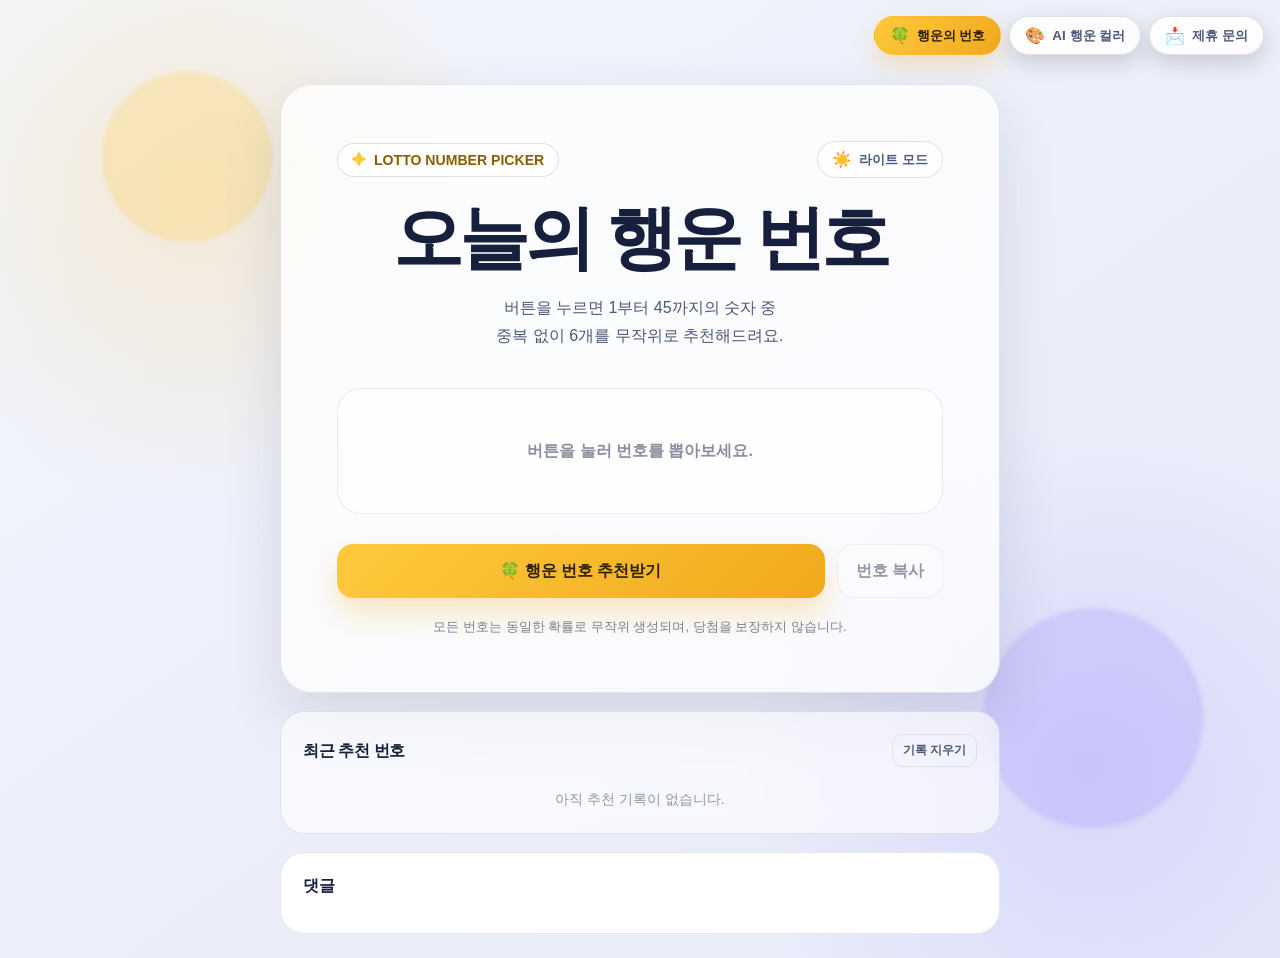
<file: index.html>
<!DOCTYPE html>
<html lang="ko">
<head>
  <meta charset="UTF-8" />
  <meta name="viewport" content="width=device-width, initial-scale=1.0" />
  <meta name="description" content="버튼을 눌러 로또 번호를 무작위로 추천받는 웹사이트" />
  <meta name="color-scheme" content="dark light" />
  <link rel="canonical" href="https://nyhouse0223.github.io/product-builder-lecture/" />
  <title>행운의 로또 번호 추천</title>

  <script>
    // 첫 페인트 전에 테마를 결정해 화면 깜빡임을 막는다.
    (function () {
      let storedTheme = null;

      try {
        storedTheme = localStorage.getItem("theme");
      } catch (error) {
        storedTheme = null;
      }

      const prefersLight = window.matchMedia("(prefers-color-scheme: light)").matches;
      document.documentElement.dataset.theme = storedTheme || (prefersLight ? "light" : "dark");
    })();
  </script>

  <style>
    :root {
      --bg-start: #10172a;
      --bg-end: #251447;
      --glow-warm: rgba(255, 209, 102, 0.14);
      --glow-cool: rgba(106, 95, 255, 0.22);
      --shape-warm: #ffd166;
      --shape-cool: #7c6cff;
      --shape-opacity: 0.28;
      --card: rgba(255, 255, 255, 0.1);
      --card-border: rgba(255, 255, 255, 0.16);
      --surface-soft: rgba(255, 255, 255, 0.07);
      --surface-sunken: rgba(8, 11, 28, 0.26);
      --surface-row: rgba(3, 6, 18, 0.23);
      --border-soft: rgba(255, 255, 255, 0.12);
      --border-strong: rgba(255, 255, 255, 0.16);
      --text: #ffffff;
      --subtext: #cfd4e4;
      --strong: #ffffff;
      --muted: rgba(255, 255, 255, 0.5);
      --faint: rgba(255, 255, 255, 0.44);
      --placeholder: rgba(255, 255, 255, 0.58);
      --badge-text: #fff4c8;
      --primary: #ffd166;
      --primary-dark: #f5b942;
      --primary-glow: rgba(245, 185, 66, 0.24);
      --toast-bg: rgba(8, 10, 23, 0.9);
      --toast-text: #ffffff;
      --nav-bg: rgba(22, 30, 52, 0.82);
      --danger: #ff9a9a;
      --shadow: 0 28px 80px rgba(0, 0, 0, 0.3);
      /* Disqus는 부모 배경색을 샘플링해 자체 테마를 정하므로 반투명이 아닌 불투명 색을 쓴다. */
      --comments-bg: #161d33;
    }

    :root[data-theme="light"] {
      --bg-start: #f3f6fd;
      --bg-end: #e6e9f8;
      --glow-warm: rgba(255, 193, 61, 0.2);
      --glow-cool: rgba(124, 108, 255, 0.16);
      --shape-warm: #ffcf5c;
      --shape-cool: #a89bff;
      --shape-opacity: 0.3;
      --card: rgba(255, 255, 255, 0.74);
      --card-border: rgba(23, 32, 62, 0.1);
      --surface-soft: rgba(255, 255, 255, 0.62);
      --surface-sunken: rgba(255, 255, 255, 0.66);
      --surface-row: rgba(255, 255, 255, 0.72);
      --border-soft: rgba(23, 32, 62, 0.09);
      --border-strong: rgba(23, 32, 62, 0.13);
      --text: #16203c;
      --subtext: #4d5878;
      --strong: #16203c;
      --muted: rgba(22, 32, 60, 0.55);
      --faint: rgba(22, 32, 60, 0.45);
      --placeholder: rgba(22, 32, 60, 0.5);
      --badge-text: #8a5d00;
      --primary: #ffc93d;
      --primary-dark: #f0a91c;
      --primary-glow: rgba(240, 169, 28, 0.28);
      --toast-bg: rgba(22, 32, 60, 0.92);
      --toast-text: #ffffff;
      --nav-bg: rgba(255, 255, 255, 0.86);
      --danger: #b3352f;
      --shadow: 0 24px 60px rgba(23, 32, 62, 0.12);
      --comments-bg: #ffffff;
    }

    * { box-sizing: border-box; }

    body {
      min-height: 100vh;
      margin: 0;
      display: grid;
      place-items: center;
      /* 상단 여백은 고정 네비게이션 바가 콘텐츠를 가리지 않도록 확보한다. */
      padding: 84px 24px 24px;
      color: var(--text);
      background:
        radial-gradient(circle at 15% 20%, var(--glow-warm), transparent 24%),
        radial-gradient(circle at 85% 80%, var(--glow-cool), transparent 26%),
        linear-gradient(145deg, var(--bg-start), var(--bg-end));
      font-family: Pretendard, "Noto Sans KR", "Apple SD Gothic Neo", -apple-system, BlinkMacSystemFont, "Segoe UI", sans-serif;
      overflow-x: hidden;
      transition: color 0.3s ease;
    }

    .background-shape {
      position: fixed;
      border-radius: 50%;
      filter: blur(2px);
      opacity: var(--shape-opacity);
      pointer-events: none;
      animation: float 7s ease-in-out infinite;
    }

    .shape-one {
      width: 170px;
      height: 170px;
      top: 8%;
      left: 8%;
      background: var(--shape-warm);
    }

    .shape-two {
      width: 220px;
      height: 220px;
      right: 6%;
      bottom: 8%;
      background: var(--shape-cool);
      animation-delay: -2.5s;
    }

    @keyframes float {
      0%, 100% { transform: translateY(0) rotate(0deg); }
      50% { transform: translateY(-18px) rotate(7deg); }
    }

    .container {
      width: min(100%, 720px);
      position: relative;
      z-index: 1;
    }

    .lotto-card {
      padding: clamp(28px, 6vw, 56px);
      border: 1px solid var(--card-border);
      border-radius: 32px;
      background: var(--card);
      box-shadow: var(--shadow);
      backdrop-filter: blur(18px);
      text-align: center;
      transition: background 0.3s ease, border-color 0.3s ease;
    }

    .card-header {
      display: flex;
      flex-wrap: wrap;
      align-items: center;
      justify-content: space-between;
      gap: 12px;
      margin-bottom: 22px;
    }

    .badge {
      display: inline-flex;
      align-items: center;
      gap: 8px;
      padding: 8px 14px;
      border: 1px solid var(--border-strong);
      border-radius: 999px;
      color: var(--badge-text);
      background: var(--surface-soft);
      font-size: 0.88rem;
      font-weight: 800;
    }

    .sparkle { color: var(--primary); }

    /* 스크롤과 무관하게 화면 우측 상단에 계속 떠 있는 메뉴 */
    .top-nav {
      position: fixed;
      top: 16px;
      right: 16px;
      z-index: 20;
      display: flex;
      flex-wrap: wrap;
      justify-content: flex-end;
      gap: 8px;
    }

    .nav-button {
      display: inline-flex;
      align-items: center;
      gap: 7px;
      min-height: auto;
      padding: 9px 15px;
      color: var(--subtext);
      border: 1px solid var(--border-strong);
      border-radius: 999px;
      background: var(--nav-bg);
      box-shadow: 0 8px 22px rgba(0, 0, 0, 0.16);
      backdrop-filter: blur(14px);
      font: inherit;
      font-size: 0.84rem;
      font-weight: 800;
      text-decoration: none;
      white-space: nowrap;
      cursor: pointer;
      transition: transform 0.18s ease, color 0.18s ease, background 0.3s ease, border-color 0.3s ease;
    }

    .nav-button:hover {
      transform: translateY(-2px);
      color: var(--strong);
    }

    .nav-button:active { transform: translateY(0); }

    .nav-button[aria-current="page"] {
      color: #2e2100;
      border-color: transparent;
      background: linear-gradient(135deg, var(--primary), var(--primary-dark));
      box-shadow: 0 10px 24px var(--primary-glow);
    }

    .nav-button[aria-current="page"]:hover { color: #2e2100; }

    .nav-icon { font-size: 1rem; }

    .theme-toggle {
      display: inline-flex;
      align-items: center;
      gap: 7px;
      min-height: auto;
      padding: 8px 14px;
      color: var(--subtext);
      border: 1px solid var(--border-strong);
      border-radius: 999px;
      background: var(--surface-soft);
      font-size: 0.84rem;
      font-weight: 800;
    }

    .theme-icon { font-size: 1rem; }

    h1 {
      margin: 0;
      font-size: clamp(2.2rem, 7vw, 4.4rem);
      line-height: 1.08;
      letter-spacing: -0.055em;
    }

    .description {
      max-width: 540px;
      margin: 18px auto 0;
      color: var(--subtext);
      font-size: 1rem;
      line-height: 1.75;
      word-break: keep-all;
    }

    .number-area {
      min-height: 126px;
      display: flex;
      align-items: center;
      justify-content: center;
      margin: 38px 0 30px;
      padding: 24px;
      border: 1px solid var(--border-soft);
      border-radius: 24px;
      background: var(--surface-sunken);
      transition: background 0.3s ease, border-color 0.3s ease;
    }

    .numbers {
      display: flex;
      flex-wrap: wrap;
      justify-content: center;
      gap: 13px;
    }

    .ball {
      width: clamp(54px, 11vw, 68px);
      height: clamp(54px, 11vw, 68px);
      display: grid;
      place-items: center;
      border-radius: 50%;
      color: #fff;
      font-size: clamp(1.15rem, 4vw, 1.45rem);
      font-weight: 900;
      box-shadow: inset 0 -5px 12px rgba(0, 0, 0, 0.16), 0 10px 18px rgba(0, 0, 0, 0.2);
      transform: scale(0);
      animation: pop 0.42s cubic-bezier(.2, .85, .32, 1.35) forwards;
    }

    @keyframes pop { to { transform: scale(1); } }

    .placeholder {
      color: var(--placeholder);
      font-weight: 700;
    }

    .controls {
      display: grid;
      grid-template-columns: 1fr auto;
      gap: 12px;
    }

    button {
      min-height: 54px;
      border: 0;
      border-radius: 16px;
      font: inherit;
      font-weight: 900;
      cursor: pointer;
      transition: transform 0.18s ease, box-shadow 0.18s ease, background 0.18s ease, color 0.3s ease, border-color 0.3s ease;
    }

    button:hover { transform: translateY(-2px); }
    button:active { transform: translateY(0); }

    .generate-button {
      padding: 0 24px;
      color: #2e2100;
      background: linear-gradient(135deg, var(--primary), var(--primary-dark));
      box-shadow: 0 15px 30px var(--primary-glow);
    }

    .copy-button {
      min-width: 106px;
      padding: 0 18px;
      color: var(--strong);
      border: 1px solid var(--border-strong);
      background: var(--surface-soft);
    }

    .copy-button:disabled {
      opacity: 0.45;
      cursor: not-allowed;
      transform: none;
    }

    .notice {
      margin: 20px 0 0;
      color: var(--muted);
      font-size: 0.82rem;
    }

    .history {
      margin-top: 18px;
      padding: 22px;
      border: 1px solid var(--card-border);
      border-radius: 24px;
      background: var(--surface-soft);
      backdrop-filter: blur(14px);
      transition: background 0.3s ease, border-color 0.3s ease;
    }

    .history-header {
      display: flex;
      align-items: center;
      justify-content: space-between;
      gap: 16px;
      margin-bottom: 14px;
    }

    .history h2 {
      margin: 0;
      font-size: 1.02rem;
      letter-spacing: -0.025em;
    }

    .clear-button {
      min-height: auto;
      padding: 7px 10px;
      color: var(--subtext);
      border: 1px solid var(--border-soft);
      border-radius: 10px;
      background: transparent;
      font-size: 0.78rem;
    }

    .history-list {
      display: grid;
      gap: 10px;
      margin: 0;
      padding: 0;
      list-style: none;
    }

    .history-item {
      display: flex;
      align-items: center;
      justify-content: space-between;
      gap: 14px;
      padding: 12px 14px;
      border-radius: 13px;
      color: var(--subtext);
      background: var(--surface-row);
      font-size: 0.9rem;
    }

    .history-number {
      color: var(--strong);
      font-weight: 800;
      letter-spacing: 0.04em;
    }

    .history-empty {
      padding: 10px 0 2px;
      color: var(--faint);
      text-align: center;
      font-size: 0.86rem;
    }

    .comments {
      margin-top: 18px;
      padding: 22px;
      border: 1px solid var(--card-border);
      border-radius: 24px;
      background: var(--comments-bg);
      transition: background 0.3s ease, border-color 0.3s ease;
    }

    .comments h2 {
      margin: 0 0 14px;
      font-size: 1.02rem;
      letter-spacing: -0.025em;
    }

    .comments noscript {
      display: block;
      color: var(--muted);
      font-size: 0.86rem;
    }

    .comments noscript a { color: var(--primary); }

    .toast {
      position: fixed;
      left: 50%;
      bottom: 28px;
      z-index: 10;
      padding: 12px 17px;
      border: 1px solid var(--border-strong);
      border-radius: 999px;
      color: var(--toast-text);
      background: var(--toast-bg);
      box-shadow: 0 12px 32px rgba(0, 0, 0, 0.28);
      opacity: 0;
      transform: translate(-50%, 18px);
      pointer-events: none;
      transition: 0.25s ease;
      white-space: nowrap;
    }

    .toast.show {
      opacity: 1;
      transform: translate(-50%, 0);
    }

    @media (max-width: 520px) {
      body { padding: 68px 14px 14px; }
      .top-nav {
        top: 11px;
        right: 11px;
        left: 11px;
        gap: 6px;
      }
      .nav-button {
        padding: 7px 12px;
        font-size: 0.78rem;
      }
      .lotto-card { border-radius: 25px; }
      .card-header { justify-content: center; }
      .number-area { padding: 20px 13px; }
      .numbers { gap: 9px; }
      .controls { grid-template-columns: 1fr; }
      .copy-button { width: 100%; }
      .ai-upload { grid-template-columns: 1fr; }
      .reset-button { width: 100%; min-height: 48px; }
      .ai-result {
        grid-template-columns: 1fr;
        justify-items: center;
        text-align: center;
      }
      .preview-wrap { width: min(100%, 190px); }
      .verdict-color { justify-content: center; }
      .score-item { grid-template-columns: 68px 1fr 46px; }
      .history-item {
        align-items: flex-start;
        flex-direction: column;
        gap: 4px;
      }
    }

    @media (prefers-reduced-motion: reduce) {
      *, *::before, *::after {
        animation-duration: 0.01ms !important;
        transition-duration: 0.01ms !important;
      }
    }
  </style>
</head>

<body>
  <div class="background-shape shape-one"></div>
  <div class="background-shape shape-two"></div>

  <nav class="top-nav" aria-label="주요 메뉴">
    <a class="nav-button" href="index.html" aria-current="page">
      <span class="nav-icon">🍀</span>
      <span>행운의 번호</span>
    </a>

    <a class="nav-button" href="ai.html">
      <span class="nav-icon">🎨</span>
      <span>AI 행운 컬러</span>
    </a>

    <a class="nav-button" href="contact.html">
      <span class="nav-icon">📩</span>
      <span>제휴 문의</span>
    </a>
  </nav>

  <main class="container">
    <section class="lotto-card">
      <div class="card-header">
        <div class="badge">
          <span class="sparkle">✦</span>
          LOTTO NUMBER PICKER
        </div>

        <button class="theme-toggle" id="themeToggle" type="button" aria-pressed="false">
          <span class="theme-icon" id="themeIcon">🌙</span>
          <span id="themeLabel">다크 모드</span>
        </button>
      </div>

      <h1>오늘의 행운 번호</h1>

      <p class="description">
        버튼을 누르면 1부터 45까지의 숫자 중<br />
        중복 없이 6개를 무작위로 추천해드려요.
      </p>

      <div class="number-area" aria-live="polite">
        <div class="numbers" id="numbers">
          <span class="placeholder">버튼을 눌러 번호를 뽑아보세요.</span>
        </div>
      </div>

      <div class="controls">
        <button class="generate-button" id="generateButton" type="button">
          🍀 행운 번호 추천받기
        </button>

        <button class="copy-button" id="copyButton" type="button" disabled>
          번호 복사
        </button>
      </div>

      <p class="notice">
        모든 번호는 동일한 확률로 무작위 생성되며, 당첨을 보장하지 않습니다.
      </p>
    </section>

    <section class="history">
      <div class="history-header">
        <h2>최근 추천 번호</h2>
        <button class="clear-button" id="clearButton" type="button">기록 지우기</button>
      </div>

      <ul class="history-list" id="historyList">
        <li class="history-empty">아직 추천 기록이 없습니다.</li>
      </ul>
    </section>

    <section class="comments">
      <h2>댓글</h2>
      <div id="disqus_thread"></div>
      <noscript>
        댓글을 보려면 JavaScript를 활성화해주세요.
        <a href="https://disqus.com/?ref_noscript">comments powered by Disqus.</a>
      </noscript>
    </section>

  </main>

  <div class="toast" id="toast" role="status">번호를 복사했습니다.</div>

  <script>
    const numbersContainer = document.getElementById("numbers");
    const generateButton = document.getElementById("generateButton");
    const copyButton = document.getElementById("copyButton");
    const clearButton = document.getElementById("clearButton");
    const historyList = document.getElementById("historyList");
    const toast = document.getElementById("toast");
    const themeToggle = document.getElementById("themeToggle");
    const themeIcon = document.getElementById("themeIcon");
    const themeLabel = document.getElementById("themeLabel");

    let currentNumbers = [];
    let history = [];

    function applyTheme(theme) {
      document.documentElement.dataset.theme = theme;

      const isDark = theme === "dark";
      themeIcon.textContent = isDark ? "🌙" : "☀️";
      themeLabel.textContent = isDark ? "다크 모드" : "라이트 모드";
      themeToggle.setAttribute("aria-pressed", String(isDark));
      themeToggle.setAttribute("aria-label", isDark ? "라이트 모드로 전환" : "다크 모드로 전환");

      try {
        localStorage.setItem("theme", theme);
      } catch (error) {
        // 저장할 수 없어도 화면 전환은 그대로 동작한다.
      }
    }

    function createLottoNumbers() {
      const numberPool = Array.from({ length: 45 }, (_, index) => index + 1);

      for (let i = numberPool.length - 1; i > 0; i--) {
        const randomIndex = Math.floor(Math.random() * (i + 1));
        [numberPool[i], numberPool[randomIndex]] = [numberPool[randomIndex], numberPool[i]];
      }

      return numberPool.slice(0, 6).sort((a, b) => a - b);
    }

    function getBallColor(number) {
      if (number <= 10) return "#f3b61f";
      if (number <= 20) return "#4d95e8";
      if (number <= 30) return "#ed6262";
      if (number <= 40) return "#7d8189";
      return "#48a76a";
    }

    function renderNumbers(numbers) {
      numbersContainer.innerHTML = "";

      numbers.forEach((number, index) => {
        const ball = document.createElement("span");
        ball.className = "ball";
        ball.textContent = number;
        ball.style.background = getBallColor(number);
        ball.style.animationDelay = `${index * 70}ms`;
        ball.setAttribute("aria-label", `${number}번`);
        numbersContainer.appendChild(ball);
      });
    }

    function renderHistory() {
      historyList.innerHTML = "";

      if (history.length === 0) {
        const empty = document.createElement("li");
        empty.className = "history-empty";
        empty.textContent = "아직 추천 기록이 없습니다.";
        historyList.appendChild(empty);
        return;
      }

      history.forEach((numbers, index) => {
        const item = document.createElement("li");
        item.className = "history-item";

        const label = document.createElement("span");
        label.textContent = `${index + 1}번째 추천`;

        const numberText = document.createElement("span");
        numberText.className = "history-number";
        numberText.textContent = numbers.join(" · ");

        item.append(label, numberText);
        historyList.appendChild(item);
      });
    }

    function showToast(message) {
      toast.textContent = message;
      toast.classList.add("show");

      window.clearTimeout(showToast.timer);
      showToast.timer = window.setTimeout(() => {
        toast.classList.remove("show");
      }, 1800);
    }

    themeToggle.addEventListener("click", () => {
      const nextTheme = document.documentElement.dataset.theme === "dark" ? "light" : "dark";
      applyTheme(nextTheme);
    });

    generateButton.addEventListener("click", () => {
      currentNumbers = createLottoNumbers();
      renderNumbers(currentNumbers);

      history.unshift(currentNumbers);
      history = history.slice(0, 5);
      renderHistory();

      copyButton.disabled = false;
      generateButton.textContent = "🎲 다시 추천받기";
    });

    copyButton.addEventListener("click", async () => {
      if (currentNumbers.length === 0) return;

      const text = currentNumbers.join(", ");

      try {
        await navigator.clipboard.writeText(text);
        showToast("번호를 복사했습니다.");
      } catch (error) {
        const temporaryInput = document.createElement("textarea");
        temporaryInput.value = text;
        document.body.appendChild(temporaryInput);
        temporaryInput.select();
        document.execCommand("copy");
        temporaryInput.remove();
        showToast("번호를 복사했습니다.");
      }
    });

    clearButton.addEventListener("click", () => {
      history = [];
      renderHistory();
      showToast("추천 기록을 지웠습니다.");
    });

    applyTheme(document.documentElement.dataset.theme || "dark");
  </script>

  <script>
    // Disqus는 URL을 스레드 키로 쓴다. 로컬에서 열거나 주소가 바뀌어도 같은 스레드를
    // 가리키도록 canonical URL과 고정 identifier를 명시한다.
    var disqus_config = function () {
      this.page.url = document.querySelector('link[rel="canonical"]').href;
      this.page.identifier = "lotto-index";
    };

    (function () {
      const d = document;
      const s = d.createElement("script");
      s.src = "https://productbuilder-zakfusyh15.disqus.com/embed.js";
      s.setAttribute("data-timestamp", +new Date());
      (d.head || d.body).appendChild(s);
    })();

    // Disqus는 로드 시점의 배경색으로 자체 테마를 정하므로, 테마를 바꾸면 다시 그려준다.
    document.getElementById("themeToggle").addEventListener("click", () => {
      if (typeof DISQUS === "undefined") return;

      DISQUS.reset({ reload: true, config: disqus_config });
    });
  </script>
</body>
</html>
</file>
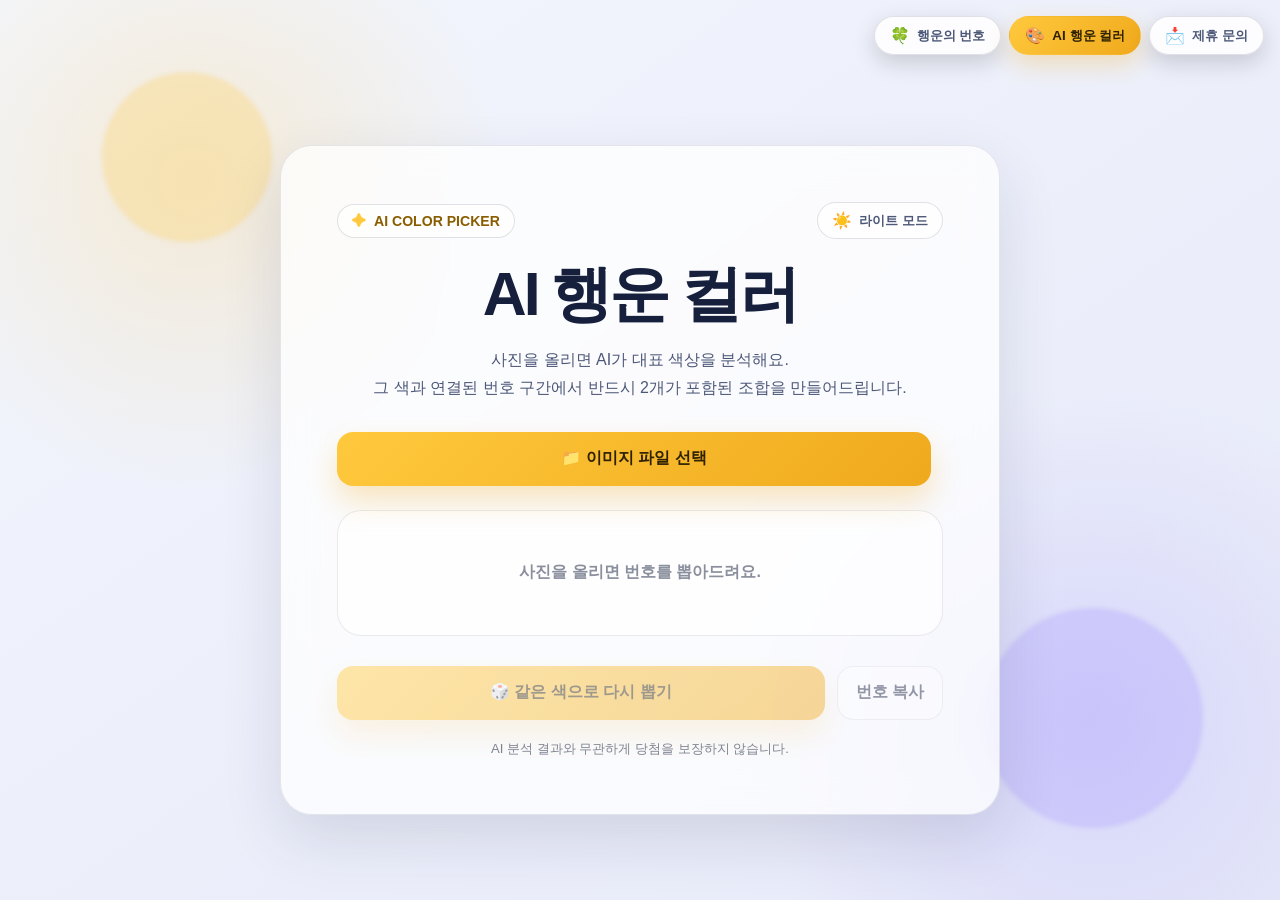
<file: ai.html>
<!DOCTYPE html>
<html lang="ko">
<head>
  <meta charset="UTF-8" />
  <meta name="viewport" content="width=device-width, initial-scale=1.0" />
  <meta name="description" content="사진을 올리면 AI가 대표 색상을 분석해 로또 번호를 추천하는 페이지" />
  <meta name="color-scheme" content="dark light" />
  <title>AI 행운 컬러 번호 추천</title>

  <script>
    // 첫 페인트 전에 테마를 결정해 화면 깜빡임을 막는다.
    (function () {
      let storedTheme = null;

      try {
        storedTheme = localStorage.getItem("theme");
      } catch (error) {
        storedTheme = null;
      }

      const prefersLight = window.matchMedia("(prefers-color-scheme: light)").matches;
      document.documentElement.dataset.theme = storedTheme || (prefersLight ? "light" : "dark");
    })();
  </script>

  <style>
    :root {
      --bg-start: #10172a;
      --bg-end: #251447;
      --glow-warm: rgba(255, 209, 102, 0.14);
      --glow-cool: rgba(106, 95, 255, 0.22);
      --shape-warm: #ffd166;
      --shape-cool: #7c6cff;
      --shape-opacity: 0.28;
      --card: rgba(255, 255, 255, 0.1);
      --card-border: rgba(255, 255, 255, 0.16);
      --surface-soft: rgba(255, 255, 255, 0.07);
      --surface-sunken: rgba(8, 11, 28, 0.26);
      --surface-row: rgba(3, 6, 18, 0.23);
      --border-soft: rgba(255, 255, 255, 0.12);
      --border-strong: rgba(255, 255, 255, 0.16);
      --text: #ffffff;
      --subtext: #cfd4e4;
      --strong: #ffffff;
      --muted: rgba(255, 255, 255, 0.5);
      --placeholder: rgba(255, 255, 255, 0.58);
      --badge-text: #fff4c8;
      --primary: #ffd166;
      --primary-dark: #f5b942;
      --primary-glow: rgba(245, 185, 66, 0.24);
      --toast-bg: rgba(8, 10, 23, 0.9);
      --toast-text: #ffffff;
      --nav-bg: rgba(22, 30, 52, 0.82);
      --danger: #ff9a9a;
      --shadow: 0 28px 80px rgba(0, 0, 0, 0.3);
    }

    :root[data-theme="light"] {
      --bg-start: #f3f6fd;
      --bg-end: #e6e9f8;
      --glow-warm: rgba(255, 193, 61, 0.2);
      --glow-cool: rgba(124, 108, 255, 0.16);
      --shape-warm: #ffcf5c;
      --shape-cool: #a89bff;
      --shape-opacity: 0.3;
      --card: rgba(255, 255, 255, 0.74);
      --card-border: rgba(23, 32, 62, 0.1);
      --surface-soft: rgba(255, 255, 255, 0.62);
      --surface-sunken: rgba(255, 255, 255, 0.66);
      --surface-row: rgba(255, 255, 255, 0.72);
      --border-soft: rgba(23, 32, 62, 0.09);
      --border-strong: rgba(23, 32, 62, 0.13);
      --text: #16203c;
      --subtext: #4d5878;
      --strong: #16203c;
      --muted: rgba(22, 32, 60, 0.55);
      --placeholder: rgba(22, 32, 60, 0.5);
      --badge-text: #8a5d00;
      --primary: #ffc93d;
      --primary-dark: #f0a91c;
      --primary-glow: rgba(240, 169, 28, 0.28);
      --toast-bg: rgba(22, 32, 60, 0.92);
      --toast-text: #ffffff;
      --nav-bg: rgba(255, 255, 255, 0.86);
      --danger: #b3352f;
      --shadow: 0 24px 60px rgba(23, 32, 62, 0.12);
    }

    * { box-sizing: border-box; }

    [hidden] { display: none !important; }

    body {
      min-height: 100vh;
      margin: 0;
      display: grid;
      place-items: center;
      /* 상단 여백은 고정 네비게이션 바가 콘텐츠를 가리지 않도록 확보한다. */
      padding: 84px 24px 24px;
      color: var(--text);
      background:
        radial-gradient(circle at 15% 20%, var(--glow-warm), transparent 24%),
        radial-gradient(circle at 85% 80%, var(--glow-cool), transparent 26%),
        linear-gradient(145deg, var(--bg-start), var(--bg-end));
      font-family: Pretendard, "Noto Sans KR", "Apple SD Gothic Neo", -apple-system, BlinkMacSystemFont, "Segoe UI", sans-serif;
      overflow-x: hidden;
      transition: color 0.3s ease;
    }

    .background-shape {
      position: fixed;
      border-radius: 50%;
      filter: blur(2px);
      opacity: var(--shape-opacity);
      pointer-events: none;
      animation: float 7s ease-in-out infinite;
    }

    .shape-one {
      width: 170px;
      height: 170px;
      top: 8%;
      left: 8%;
      background: var(--shape-warm);
    }

    .shape-two {
      width: 220px;
      height: 220px;
      right: 6%;
      bottom: 8%;
      background: var(--shape-cool);
      animation-delay: -2.5s;
    }

    @keyframes float {
      0%, 100% { transform: translateY(0) rotate(0deg); }
      50% { transform: translateY(-18px) rotate(7deg); }
    }

    /* 스크롤과 무관하게 화면 우측 상단에 계속 떠 있는 메뉴 */
    .top-nav {
      position: fixed;
      top: 16px;
      right: 16px;
      z-index: 20;
      display: flex;
      flex-wrap: wrap;
      justify-content: flex-end;
      gap: 8px;
    }

    .nav-button {
      display: inline-flex;
      align-items: center;
      gap: 7px;
      min-height: auto;
      padding: 9px 15px;
      color: var(--subtext);
      border: 1px solid var(--border-strong);
      border-radius: 999px;
      background: var(--nav-bg);
      box-shadow: 0 8px 22px rgba(0, 0, 0, 0.16);
      backdrop-filter: blur(14px);
      font: inherit;
      font-size: 0.84rem;
      font-weight: 800;
      text-decoration: none;
      white-space: nowrap;
      cursor: pointer;
      transition: transform 0.18s ease, color 0.18s ease, background 0.3s ease, border-color 0.3s ease;
    }

    .nav-button:hover {
      transform: translateY(-2px);
      color: var(--strong);
    }

    .nav-button:active { transform: translateY(0); }

    .nav-button[aria-current="page"] {
      color: #2e2100;
      border-color: transparent;
      background: linear-gradient(135deg, var(--primary), var(--primary-dark));
      box-shadow: 0 10px 24px var(--primary-glow);
    }

    .nav-button[aria-current="page"]:hover { color: #2e2100; }

    .nav-icon { font-size: 1rem; }

    .container {
      width: min(100%, 720px);
      position: relative;
      z-index: 1;
    }

    .lotto-card {
      padding: clamp(28px, 6vw, 56px);
      border: 1px solid var(--card-border);
      border-radius: 32px;
      background: var(--card);
      box-shadow: var(--shadow);
      backdrop-filter: blur(18px);
      text-align: center;
      transition: background 0.3s ease, border-color 0.3s ease;
    }

    .card-header {
      display: flex;
      flex-wrap: wrap;
      align-items: center;
      justify-content: space-between;
      gap: 12px;
      margin-bottom: 22px;
    }

    .badge {
      display: inline-flex;
      align-items: center;
      gap: 8px;
      padding: 8px 14px;
      border: 1px solid var(--border-strong);
      border-radius: 999px;
      color: var(--badge-text);
      background: var(--surface-soft);
      font-size: 0.88rem;
      font-weight: 800;
    }

    .sparkle { color: var(--primary); }

    .theme-toggle {
      display: inline-flex;
      align-items: center;
      gap: 7px;
      min-height: auto;
      padding: 8px 14px;
      color: var(--subtext);
      border: 1px solid var(--border-strong);
      border-radius: 999px;
      background: var(--surface-soft);
      font-size: 0.84rem;
      font-weight: 800;
    }

    .theme-icon { font-size: 1rem; }

    h1 {
      margin: 0;
      font-size: clamp(2rem, 6.4vw, 3.8rem);
      line-height: 1.1;
      letter-spacing: -0.05em;
    }

    .description {
      max-width: 540px;
      margin: 18px auto 0;
      color: var(--subtext);
      font-size: 1rem;
      line-height: 1.75;
      word-break: keep-all;
    }

    .visually-hidden {
      position: absolute;
      width: 1px;
      height: 1px;
      margin: -1px;
      padding: 0;
      border: 0;
      overflow: hidden;
      clip: rect(0 0 0 0);
      white-space: nowrap;
    }

    .ai-upload {
      display: grid;
      grid-template-columns: 1fr auto;
      gap: 12px;
      margin-top: 30px;
    }

    button {
      min-height: 54px;
      border: 0;
      border-radius: 16px;
      font: inherit;
      font-weight: 900;
      cursor: pointer;
      transition: transform 0.18s ease, box-shadow 0.18s ease, background 0.18s ease, color 0.3s ease, border-color 0.3s ease;
    }

    button:hover { transform: translateY(-2px); }
    button:active { transform: translateY(0); }

    .upload-button {
      display: grid;
      place-items: center;
      min-height: 54px;
      padding: 0 24px;
      border-radius: 16px;
      color: #2e2100;
      background: linear-gradient(135deg, var(--primary), var(--primary-dark));
      box-shadow: 0 15px 30px var(--primary-glow);
      font-weight: 900;
      text-align: center;
      cursor: pointer;
      transition: transform 0.18s ease;
    }

    .upload-button:hover { transform: translateY(-2px); }
    .upload-button:active { transform: translateY(0); }

    #imageInput:focus-visible + .upload-button {
      outline: 2px solid var(--primary);
      outline-offset: 3px;
    }

    .reset-button {
      min-width: 106px;
      padding: 0 18px;
      color: var(--strong);
      border: 1px solid var(--border-strong);
      border-radius: 16px;
      background: var(--surface-soft);
    }

    .ai-status {
      display: flex;
      align-items: center;
      justify-content: center;
      gap: 9px;
      margin: 16px 0 0;
      color: var(--subtext);
      font-size: 0.89rem;
      font-weight: 700;
      line-height: 1.6;
      word-break: keep-all;
    }

    .ai-status.error { color: var(--danger); }

    .spinner {
      width: 15px;
      height: 15px;
      flex: none;
      border: 2px solid var(--border-strong);
      border-top-color: var(--primary);
      border-radius: 50%;
      animation: spin 0.7s linear infinite;
    }

    @keyframes spin { to { transform: rotate(360deg); } }

    .ai-result {
      display: grid;
      grid-template-columns: 128px 1fr;
      align-items: center;
      gap: 18px;
      margin-top: 20px;
      padding: 16px;
      border: 1px solid var(--border-soft);
      border-radius: 18px;
      background: var(--surface-sunken);
      text-align: left;
    }

    .preview {
      display: block;
      width: 100%;
      aspect-ratio: 1 / 1;
      border: 1px solid var(--border-soft);
      border-radius: 14px;
      object-fit: cover;
    }

    .verdict-label {
      margin: 0;
      color: var(--muted);
      font-size: 0.79rem;
      font-weight: 800;
    }

    .verdict-color {
      display: flex;
      align-items: center;
      gap: 9px;
      margin: 7px 0 0;
      font-size: clamp(1.3rem, 5vw, 1.6rem);
      font-weight: 900;
      letter-spacing: -0.035em;
    }

    .verdict-korean {
      color: var(--muted);
      font-size: 0.82rem;
      font-weight: 800;
      letter-spacing: 0;
    }

    .color-dot {
      width: 18px;
      height: 18px;
      flex: none;
      border-radius: 50%;
      box-shadow: inset 0 -3px 7px rgba(0, 0, 0, 0.18);
    }

    .verdict-confidence {
      margin: 5px 0 0;
      color: var(--subtext);
      font-size: 0.92rem;
      font-weight: 800;
    }

    .verdict-range {
      margin: 6px 0 0;
      color: var(--muted);
      font-size: 0.84rem;
      font-weight: 700;
    }

    .score-list {
      display: grid;
      gap: 9px;
      margin: 14px 0 0;
      padding: 0;
      list-style: none;
    }

    .score-item {
      display: grid;
      grid-template-columns: 74px 1fr 50px;
      align-items: center;
      gap: 10px;
      color: var(--subtext);
      font-size: 0.8rem;
      font-weight: 700;
    }

    .score-item.top { color: var(--strong); font-weight: 900; }

    .score-name {
      display: flex;
      align-items: center;
      gap: 7px;
    }

    .score-name .color-dot { width: 11px; height: 11px; }

    .score-bar {
      height: 7px;
      border-radius: 999px;
      background: var(--surface-row);
      overflow: hidden;
    }

    .score-fill {
      display: block;
      height: 100%;
      border-radius: 999px;
      transition: width 0.5s ease;
    }

    .score-value {
      text-align: right;
      font-variant-numeric: tabular-nums;
    }

    .number-area {
      min-height: 126px;
      display: flex;
      align-items: center;
      justify-content: center;
      margin: 24px 0 30px;
      padding: 24px;
      border: 1px solid var(--border-soft);
      border-radius: 24px;
      background: var(--surface-sunken);
      transition: background 0.3s ease, border-color 0.3s ease;
    }

    .numbers {
      display: flex;
      flex-wrap: wrap;
      justify-content: center;
      gap: 13px;
    }

    .ball {
      width: clamp(54px, 11vw, 68px);
      height: clamp(54px, 11vw, 68px);
      display: grid;
      place-items: center;
      border-radius: 50%;
      color: #fff;
      font-size: clamp(1.15rem, 4vw, 1.45rem);
      font-weight: 900;
      box-shadow: inset 0 -5px 12px rgba(0, 0, 0, 0.16), 0 10px 18px rgba(0, 0, 0, 0.2);
      transform: scale(0);
      animation: pop 0.42s cubic-bezier(.2, .85, .32, 1.35) forwards;
    }

    @keyframes pop { to { transform: scale(1); } }

    .placeholder {
      color: var(--placeholder);
      font-weight: 700;
    }

    .controls {
      display: grid;
      grid-template-columns: 1fr auto;
      gap: 12px;
    }

    .redraw-button {
      padding: 0 24px;
      color: #2e2100;
      background: linear-gradient(135deg, var(--primary), var(--primary-dark));
      box-shadow: 0 15px 30px var(--primary-glow);
    }

    .copy-button {
      min-width: 106px;
      padding: 0 18px;
      color: var(--strong);
      border: 1px solid var(--border-strong);
      background: var(--surface-soft);
    }

    .redraw-button:disabled,
    .copy-button:disabled {
      opacity: 0.45;
      cursor: not-allowed;
      transform: none;
    }

    .notice {
      margin: 20px 0 0;
      color: var(--muted);
      font-size: 0.82rem;
    }

    .toast {
      position: fixed;
      left: 50%;
      bottom: 28px;
      z-index: 30;
      padding: 12px 17px;
      border: 1px solid var(--border-strong);
      border-radius: 999px;
      color: var(--toast-text);
      background: var(--toast-bg);
      box-shadow: 0 12px 32px rgba(0, 0, 0, 0.28);
      opacity: 0;
      transform: translate(-50%, 18px);
      pointer-events: none;
      transition: 0.25s ease;
      white-space: nowrap;
    }

    .toast.show {
      opacity: 1;
      transform: translate(-50%, 0);
    }

    @media (max-width: 520px) {
      body { padding: 68px 14px 14px; }
      .top-nav {
        top: 11px;
        right: 11px;
        left: 11px;
        gap: 6px;
      }
      .nav-button {
        padding: 7px 12px;
        font-size: 0.78rem;
      }
      .lotto-card { border-radius: 25px; }
      .card-header { justify-content: center; }
      .ai-upload { grid-template-columns: 1fr; }
      .reset-button { width: 100%; }
      .ai-result {
        grid-template-columns: 1fr;
        justify-items: center;
        text-align: center;
      }
      .preview-wrap { width: min(100%, 190px); }
      .verdict-color { justify-content: center; }
      .score-item { grid-template-columns: 68px 1fr 46px; }
      .number-area { padding: 20px 13px; }
      .numbers { gap: 9px; }
      .controls { grid-template-columns: 1fr; }
      .copy-button { width: 100%; }
    }

    @media (prefers-reduced-motion: reduce) {
      *, *::before, *::after {
        animation-duration: 0.01ms !important;
        transition-duration: 0.01ms !important;
      }
    }
  </style>
</head>

<body>
  <div class="background-shape shape-one"></div>
  <div class="background-shape shape-two"></div>

  <nav class="top-nav" aria-label="주요 메뉴">
    <a class="nav-button" href="index.html">
      <span class="nav-icon">🍀</span>
      <span>행운의 번호</span>
    </a>

    <a class="nav-button" href="ai.html" aria-current="page">
      <span class="nav-icon">🎨</span>
      <span>AI 행운 컬러</span>
    </a>

    <a class="nav-button" href="contact.html">
      <span class="nav-icon">📩</span>
      <span>제휴 문의</span>
    </a>
  </nav>

  <main class="container">
    <section class="lotto-card">
      <div class="card-header">
        <div class="badge">
          <span class="sparkle">✦</span>
          AI COLOR PICKER
        </div>

        <button class="theme-toggle" id="themeToggle" type="button" aria-pressed="false">
          <span class="theme-icon" id="themeIcon">🌙</span>
          <span id="themeLabel">다크 모드</span>
        </button>
      </div>

      <h1>AI 행운 컬러</h1>

      <p class="description">
        사진을 올리면 AI가 대표 색상을 분석해요.<br />
        그 색과 연결된 번호 구간에서 반드시 2개가 포함된 조합을 만들어드립니다.
      </p>

      <div class="ai-upload">
        <input class="visually-hidden" type="file" id="imageInput" accept="image/*" />
        <label class="upload-button" for="imageInput">📁 이미지 파일 선택</label>

        <button class="reset-button" id="aiResetButton" type="button" hidden>초기화</button>
      </div>

      <p class="ai-status" id="aiStatus" role="status" aria-live="polite" hidden></p>

      <div class="ai-result" id="aiResult" hidden>
        <div class="preview-wrap">
          <img class="preview" id="previewImage" alt="업로드한 이미지 미리보기" />
        </div>

        <div class="verdict">
          <p class="verdict-label">AI가 분석한 오늘의 행운 컬러</p>

          <p class="verdict-color">
            <span class="color-dot" id="colorDot"></span>
            <span id="colorName">-</span>
            <span class="verdict-korean" id="colorKorean"></span>
          </p>

          <p class="verdict-confidence" id="verdictConfidence"></p>
          <p class="verdict-range" id="verdictRange"></p>
        </div>
      </div>

      <ul class="score-list" id="scoreList" hidden></ul>

      <div class="number-area" id="numberArea" aria-live="polite">
        <div class="numbers" id="numbers">
          <span class="placeholder">사진을 올리면 번호를 뽑아드려요.</span>
        </div>
      </div>

      <div class="controls">
        <button class="redraw-button" id="redrawButton" type="button" disabled>
          🎲 같은 색으로 다시 뽑기
        </button>

        <button class="copy-button" id="copyButton" type="button" disabled>
          번호 복사
        </button>
      </div>

      <p class="notice">
        AI 분석 결과와 무관하게 당첨을 보장하지 않습니다.
      </p>
    </section>
  </main>

  <div class="toast" id="toast" role="status">번호를 복사했습니다.</div>

  <script>
    const MODEL_BASE_URL = "https://teachablemachine.withgoogle.com/models/jFhw2WqNc/";
    const TFJS_URL = "https://cdn.jsdelivr.net/npm/@tensorflow/tfjs@1.3.1/dist/tf.min.js";
    const TM_IMAGE_URL = "https://cdn.jsdelivr.net/npm/@teachablemachine/image@0.8/dist/teachablemachine-image.min.js";

    // 색상 구간은 index.html의 공 색상 구간과 정확히 같다.
    const COLOR_META = {
      Yellow: { hex: "#f3b61f", korean: "노란색", min: 1, max: 10 },
      Blue: { hex: "#4d95e8", korean: "파란색", min: 11, max: 20 },
      Red: { hex: "#ed6262", korean: "빨간색", min: 21, max: 30 },
      Gray: { hex: "#7d8189", korean: "회색", min: 31, max: 40 },
      Green: { hex: "#48a76a", korean: "초록색", min: 41, max: 45 }
    };

    // 이 모델은 클래스 라벨이 한글이다. 나중에 영문으로 다시 학습해도 동작하도록 둘 다 받는다.
    const CLASS_ALIASES = {
      "노란색": "Yellow", "yellow": "Yellow",
      "파란색": "Blue", "blue": "Blue",
      "빨간색": "Red", "red": "Red",
      "회색": "Gray", "gray": "Gray", "grey": "Gray",
      "초록색": "Green", "green": "Green"
    };

    const numbersContainer = document.getElementById("numbers");
    const numberArea = document.getElementById("numberArea");
    const redrawButton = document.getElementById("redrawButton");
    const copyButton = document.getElementById("copyButton");
    const toast = document.getElementById("toast");
    const themeToggle = document.getElementById("themeToggle");
    const themeIcon = document.getElementById("themeIcon");
    const themeLabel = document.getElementById("themeLabel");
    const imageInput = document.getElementById("imageInput");
    const aiResetButton = document.getElementById("aiResetButton");
    const aiStatus = document.getElementById("aiStatus");
    const aiResult = document.getElementById("aiResult");
    const previewImage = document.getElementById("previewImage");
    const colorDot = document.getElementById("colorDot");
    const colorName = document.getElementById("colorName");
    const colorKorean = document.getElementById("colorKorean");
    const verdictConfidence = document.getElementById("verdictConfidence");
    const verdictRange = document.getElementById("verdictRange");
    const scoreList = document.getElementById("scoreList");

    let currentNumbers = [];
    let currentMeta = null;
    let model = null;
    let previewUrl = null;
    let analyzing = false;

    function applyTheme(theme) {
      document.documentElement.dataset.theme = theme;

      const isDark = theme === "dark";
      themeIcon.textContent = isDark ? "🌙" : "☀️";
      themeLabel.textContent = isDark ? "다크 모드" : "라이트 모드";
      themeToggle.setAttribute("aria-pressed", String(isDark));
      themeToggle.setAttribute("aria-label", isDark ? "라이트 모드로 전환" : "다크 모드로 전환");

      try {
        localStorage.setItem("theme", theme);
      } catch (error) {
        // 저장할 수 없어도 화면 전환은 그대로 동작한다.
      }
    }

    function getBallColor(number) {
      if (number <= 10) return "#f3b61f";
      if (number <= 20) return "#4d95e8";
      if (number <= 30) return "#ed6262";
      if (number <= 40) return "#7d8189";
      return "#48a76a";
    }

    function renderNumbers(numbers) {
      numbersContainer.innerHTML = "";

      numbers.forEach((number, index) => {
        const ball = document.createElement("span");
        ball.className = "ball";
        ball.textContent = number;
        ball.style.background = getBallColor(number);
        ball.style.animationDelay = `${index * 70}ms`;
        ball.setAttribute("aria-label", `${number}번`);
        numbersContainer.appendChild(ball);
      });
    }

    function showToast(message) {
      toast.textContent = message;
      toast.classList.add("show");

      window.clearTimeout(showToast.timer);
      showToast.timer = window.setTimeout(() => {
        toast.classList.remove("show");
      }, 1800);
    }

    function resolveColorKey(className) {
      const raw = String(className == null ? "" : className).trim();
      return CLASS_ALIASES[raw] || CLASS_ALIASES[raw.toLowerCase()] || null;
    }

    function setStatus(message, kind) {
      if (!message) {
        aiStatus.hidden = true;
        aiStatus.textContent = "";
        return;
      }

      aiStatus.className = kind ? `ai-status ${kind}` : "ai-status";
      aiStatus.textContent = "";

      if (kind === "loading") {
        const spinner = document.createElement("span");
        spinner.className = "spinner";
        aiStatus.appendChild(spinner);
      }

      aiStatus.appendChild(document.createTextNode(message));
      aiStatus.hidden = false;
    }

    function loadScript(src) {
      return new Promise((resolve, reject) => {
        const script = document.createElement("script");
        script.src = src;
        script.onload = () => resolve();
        script.onerror = () => reject(new Error(`failed to load ${src}`));
        document.head.appendChild(script);
      });
    }

    // 라이브러리와 모델은 첫 업로드 때만 받는다.
    async function ensureModel() {
      if (model) return model;

      if (typeof tmImage === "undefined") {
        await loadScript(TFJS_URL);
        await loadScript(TM_IMAGE_URL);
      }

      if (typeof tmImage === "undefined") throw new Error("teachable machine library missing");

      model = await tmImage.load(`${MODEL_BASE_URL}model.json`, `${MODEL_BASE_URL}metadata.json`);
      return model;
    }

    function showPreview(file) {
      return new Promise((resolve, reject) => {
        if (previewUrl) URL.revokeObjectURL(previewUrl);
        previewUrl = URL.createObjectURL(file);

        previewImage.onload = () => resolve();
        previewImage.onerror = () => reject(new Error("image decode failed"));
        previewImage.src = previewUrl;
      });
    }

    function pickRandom(pool, count) {
      const remaining = pool.slice();
      const picked = [];

      while (picked.length < count && remaining.length > 0) {
        const index = Math.floor(Math.random() * remaining.length);
        picked.push(remaining.splice(index, 1)[0]);
      }

      return picked;
    }

    // 색상 구간에서 2개 + 나머지 전체에서 4개, 중복 없이 뽑아 오름차순으로 돌려준다.
    function createColorLottoNumbers(meta) {
      const rangePool = [];
      for (let number = meta.min; number <= meta.max; number++) rangePool.push(number);

      const fromRange = pickRandom(rangePool, 2);
      const chosen = new Set(fromRange);

      const restPool = [];
      for (let number = 1; number <= 45; number++) {
        if (!chosen.has(number)) restPool.push(number);
      }

      return fromRange.concat(pickRandom(restPool, 4)).sort((a, b) => a - b);
    }

    function drawForColor(meta) {
      currentNumbers = createColorLottoNumbers(meta);
      renderNumbers(currentNumbers);
      copyButton.disabled = false;
      redrawButton.disabled = false;
    }

    function renderScores(predictions) {
      scoreList.innerHTML = "";

      predictions.forEach((prediction, index) => {
        const key = resolveColorKey(prediction.className);
        const meta = key ? COLOR_META[key] : null;
        const percent = (prediction.probability * 100).toFixed(1);

        const item = document.createElement("li");
        item.className = index === 0 ? "score-item top" : "score-item";

        const name = document.createElement("span");
        name.className = "score-name";
        const dot = document.createElement("span");
        dot.className = "color-dot";
        dot.style.background = meta ? meta.hex : "var(--muted)";
        name.append(dot, document.createTextNode(key || prediction.className));

        const bar = document.createElement("span");
        bar.className = "score-bar";
        const fill = document.createElement("span");
        fill.className = "score-fill";
        fill.style.width = `${percent}%`;
        fill.style.background = meta ? meta.hex : "var(--muted)";
        bar.appendChild(fill);

        const value = document.createElement("span");
        value.className = "score-value";
        value.textContent = `${percent}%`;

        item.append(name, bar, value);
        scoreList.appendChild(item);
      });

      scoreList.hidden = false;
    }

    function resetAi() {
      if (previewUrl) {
        URL.revokeObjectURL(previewUrl);
        previewUrl = null;
      }

      previewImage.removeAttribute("src");
      imageInput.value = "";
      aiResult.hidden = true;
      scoreList.hidden = true;
      aiResetButton.hidden = true;
      setStatus("");

      currentNumbers = [];
      currentMeta = null;
      copyButton.disabled = true;
      redrawButton.disabled = true;

      numbersContainer.innerHTML = "";
      const placeholder = document.createElement("span");
      placeholder.className = "placeholder";
      placeholder.textContent = "사진을 올리면 번호를 뽑아드려요.";
      numbersContainer.appendChild(placeholder);
    }

    async function analyzeImage(file) {
      if (analyzing) return;

      if (!file) {
        setStatus("이미지를 선택해주세요.", "error");
        return;
      }

      if (!file.type.startsWith("image/")) {
        setStatus("이미지 파일만 분석할 수 있어요. 다른 파일을 선택해주세요.", "error");
        return;
      }

      analyzing = true;
      aiResult.hidden = true;
      scoreList.hidden = true;
      aiResetButton.hidden = false;

      try {
        await showPreview(file);
      } catch (error) {
        setStatus("이미지를 불러오지 못했습니다. 다른 파일로 다시 시도해주세요.", "error");
        analyzing = false;
        return;
      }

      try {
        setStatus(model ? "AI 분석 중..." : "AI 모델을 불러오는 중...", "loading");
        await ensureModel();
      } catch (error) {
        setStatus("AI 모델을 불러오지 못했습니다. 네트워크 연결을 확인한 뒤 다시 시도해주세요.", "error");
        analyzing = false;
        return;
      }

      setStatus("AI 분석 중...", "loading");

      try {
        const predictions = (await model.predict(previewImage))
          .slice()
          .sort((a, b) => b.probability - a.probability);

        if (predictions.length === 0) throw new Error("empty prediction");

        const best = predictions[0];
        const key = resolveColorKey(best.className);
        const meta = key ? COLOR_META[key] : null;

        renderScores(predictions);

        if (!meta) {
          setStatus(`모델이 모르는 클래스(${best.className})를 반환해 번호를 만들지 못했습니다.`, "error");
          analyzing = false;
          return;
        }

        colorDot.style.background = meta.hex;
        colorName.textContent = key;
        colorKorean.textContent = meta.korean;
        verdictConfidence.textContent = `확률 ${(best.probability * 100).toFixed(1)}%`;
        verdictRange.textContent = `연결 번호 구간 ${meta.min} ~ ${meta.max}`;
        aiResult.hidden = false;

        currentMeta = meta;
        drawForColor(meta);

        setStatus(`분석 완료! ${meta.min}~${meta.max} 구간에서 2개를 포함해 번호를 뽑았어요.`);
        numberArea.scrollIntoView({ behavior: "smooth", block: "center" });
      } catch (error) {
        setStatus("이미지 분석에 실패했습니다. 잠시 후 다시 시도해주세요.", "error");
      } finally {
        analyzing = false;
      }
    }

    themeToggle.addEventListener("click", () => {
      applyTheme(document.documentElement.dataset.theme === "dark" ? "light" : "dark");
    });

    imageInput.addEventListener("change", (event) => {
      const files = event.target.files;
      analyzeImage(files && files.length > 0 ? files[0] : null);
    });

    aiResetButton.addEventListener("click", resetAi);

    redrawButton.addEventListener("click", () => {
      if (!currentMeta) return;

      drawForColor(currentMeta);
      showToast(`${currentMeta.min}~${currentMeta.max} 구간으로 다시 뽑았어요.`);
    });

    copyButton.addEventListener("click", async () => {
      if (currentNumbers.length === 0) return;

      const text = currentNumbers.join(", ");

      try {
        await navigator.clipboard.writeText(text);
        showToast("번호를 복사했습니다.");
      } catch (error) {
        const temporaryInput = document.createElement("textarea");
        temporaryInput.value = text;
        document.body.appendChild(temporaryInput);
        temporaryInput.select();
        document.execCommand("copy");
        temporaryInput.remove();
        showToast("번호를 복사했습니다.");
      }
    });

    applyTheme(document.documentElement.dataset.theme || "dark");
  </script>
</body>
</html>
</file>
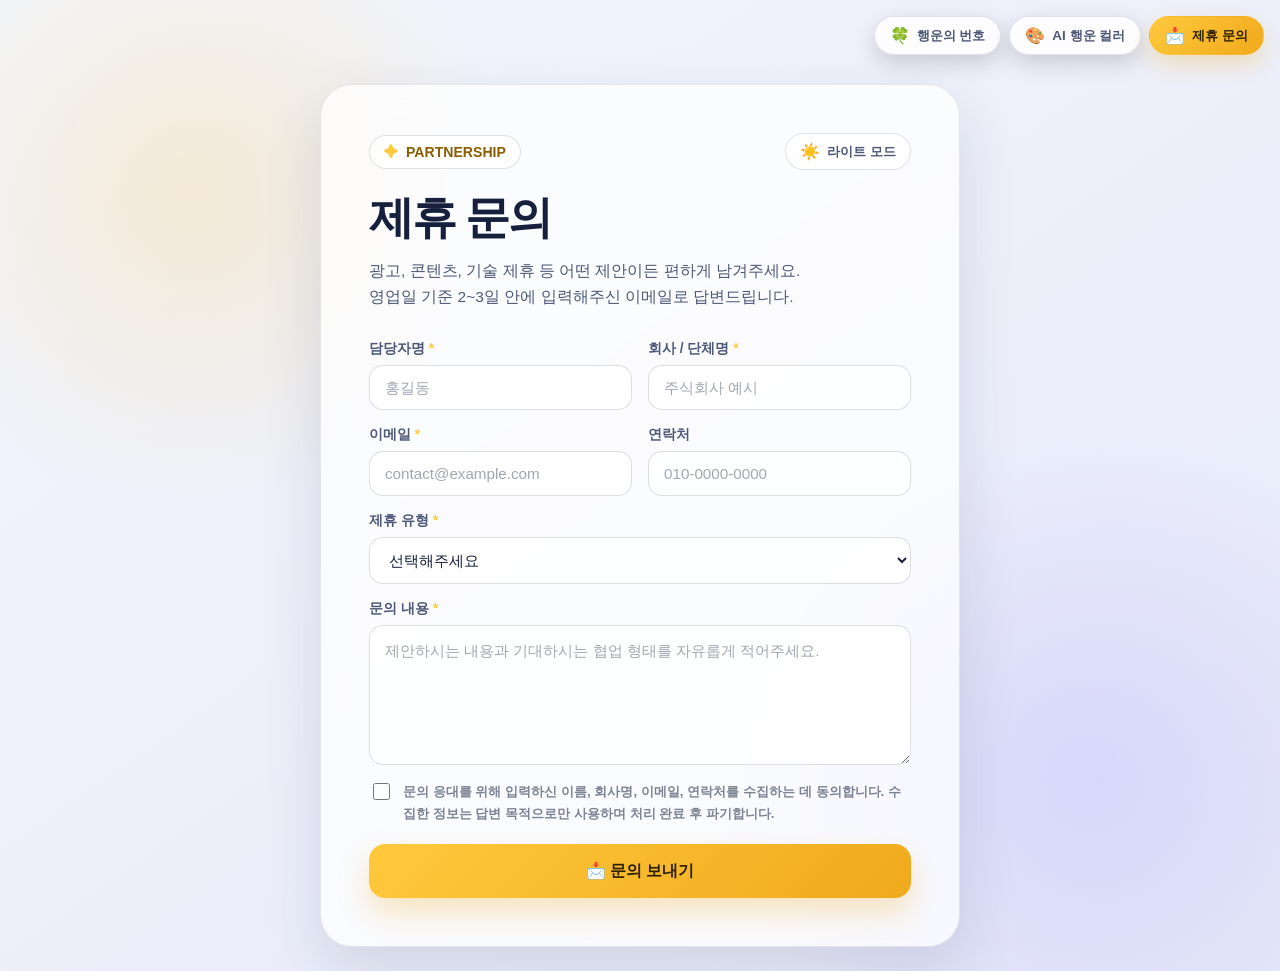
<file: contact.html>
<!DOCTYPE html>
<html lang="ko">
<head>
  <meta charset="UTF-8" />
  <meta name="viewport" content="width=device-width, initial-scale=1.0" />
  <meta name="description" content="광고, 콘텐츠, 기술 제휴 문의를 남길 수 있는 페이지" />
  <meta name="color-scheme" content="dark light" />
  <title>제휴 문의</title>

  <script>
    // 첫 페인트 전에 테마를 결정해 화면 깜빡임을 막는다.
    (function () {
      let storedTheme = null;

      try {
        storedTheme = localStorage.getItem("theme");
      } catch (error) {
        storedTheme = null;
      }

      const prefersLight = window.matchMedia("(prefers-color-scheme: light)").matches;
      document.documentElement.dataset.theme = storedTheme || (prefersLight ? "light" : "dark");
    })();
  </script>

  <style>
    :root {
      --bg-start: #10172a;
      --bg-end: #251447;
      --glow-warm: rgba(255, 209, 102, 0.14);
      --glow-cool: rgba(106, 95, 255, 0.22);
      --card: rgba(255, 255, 255, 0.1);
      --card-border: rgba(255, 255, 255, 0.16);
      --surface-soft: rgba(255, 255, 255, 0.07);
      --border-soft: rgba(255, 255, 255, 0.12);
      --border-strong: rgba(255, 255, 255, 0.16);
      --input-bg: rgba(8, 11, 28, 0.32);
      --input-border: rgba(255, 255, 255, 0.14);
      --text: #ffffff;
      --subtext: #cfd4e4;
      --muted: rgba(255, 255, 255, 0.5);
      --placeholder: rgba(255, 255, 255, 0.4);
      --badge-text: #fff4c8;
      --primary: #ffd166;
      --primary-dark: #f5b942;
      --primary-glow: rgba(245, 185, 66, 0.24);
      --danger: #ff9a9a;
      --danger-bg: rgba(237, 98, 98, 0.14);
      --success: #8fe6b4;
      --success-bg: rgba(72, 167, 106, 0.16);
      --nav-bg: rgba(22, 30, 52, 0.82);
      --strong: #ffffff;
      --shadow: 0 28px 80px rgba(0, 0, 0, 0.3);
    }

    :root[data-theme="light"] {
      --bg-start: #f3f6fd;
      --bg-end: #e6e9f8;
      --glow-warm: rgba(255, 193, 61, 0.2);
      --glow-cool: rgba(124, 108, 255, 0.16);
      --card: rgba(255, 255, 255, 0.74);
      --card-border: rgba(23, 32, 62, 0.1);
      --surface-soft: rgba(255, 255, 255, 0.62);
      --border-soft: rgba(23, 32, 62, 0.09);
      --border-strong: rgba(23, 32, 62, 0.13);
      --input-bg: rgba(255, 255, 255, 0.82);
      --input-border: rgba(23, 32, 62, 0.14);
      --text: #16203c;
      --subtext: #4d5878;
      --muted: rgba(22, 32, 60, 0.55);
      --placeholder: rgba(22, 32, 60, 0.4);
      --badge-text: #8a5d00;
      --primary: #ffc93d;
      --primary-dark: #f0a91c;
      --primary-glow: rgba(240, 169, 28, 0.28);
      --danger: #b3352f;
      --danger-bg: rgba(237, 98, 98, 0.13);
      --success: #1c7a48;
      --success-bg: rgba(72, 167, 106, 0.15);
      --nav-bg: rgba(255, 255, 255, 0.86);
      --strong: #16203c;
      --shadow: 0 24px 60px rgba(23, 32, 62, 0.12);
    }

    * { box-sizing: border-box; }

    body {
      min-height: 100vh;
      margin: 0;
      display: grid;
      place-items: center;
      /* 상단 여백은 고정 네비게이션 바가 콘텐츠를 가리지 않도록 확보한다. */
      padding: 84px 24px 24px;
      color: var(--text);
      background:
        radial-gradient(circle at 15% 20%, var(--glow-warm), transparent 24%),
        radial-gradient(circle at 85% 80%, var(--glow-cool), transparent 26%),
        linear-gradient(145deg, var(--bg-start), var(--bg-end));
      font-family: Pretendard, "Noto Sans KR", "Apple SD Gothic Neo", -apple-system, BlinkMacSystemFont, "Segoe UI", sans-serif;
      transition: color 0.3s ease;
    }

    .container { width: min(100%, 640px); }

    .contact-card {
      padding: clamp(26px, 5vw, 48px);
      border: 1px solid var(--card-border);
      border-radius: 32px;
      background: var(--card);
      box-shadow: var(--shadow);
      backdrop-filter: blur(18px);
      transition: background 0.3s ease, border-color 0.3s ease;
    }

    .card-header {
      display: flex;
      flex-wrap: wrap;
      align-items: center;
      justify-content: space-between;
      gap: 12px;
      margin-bottom: 22px;
    }

    .badge {
      display: inline-flex;
      align-items: center;
      gap: 8px;
      padding: 8px 14px;
      border: 1px solid var(--border-strong);
      border-radius: 999px;
      color: var(--badge-text);
      background: var(--surface-soft);
      font-size: 0.88rem;
      font-weight: 800;
    }

    .sparkle { color: var(--primary); }

    /* 스크롤과 무관하게 화면 우측 상단에 계속 떠 있는 메뉴 */
    .top-nav {
      position: fixed;
      top: 16px;
      right: 16px;
      z-index: 20;
      display: flex;
      flex-wrap: wrap;
      justify-content: flex-end;
      gap: 8px;
    }

    .nav-button {
      display: inline-flex;
      align-items: center;
      gap: 7px;
      min-height: auto;
      padding: 9px 15px;
      color: var(--subtext);
      border: 1px solid var(--border-strong);
      border-radius: 999px;
      background: var(--nav-bg);
      box-shadow: 0 8px 22px rgba(0, 0, 0, 0.16);
      backdrop-filter: blur(14px);
      font: inherit;
      font-size: 0.84rem;
      font-weight: 800;
      text-decoration: none;
      white-space: nowrap;
      cursor: pointer;
      transition: transform 0.18s ease, color 0.18s ease, background 0.3s ease, border-color 0.3s ease;
    }

    .nav-button:hover {
      transform: translateY(-2px);
      color: var(--strong);
    }

    .nav-button:active { transform: translateY(0); }

    .nav-button[aria-current="page"] {
      color: #2e2100;
      border-color: transparent;
      background: linear-gradient(135deg, var(--primary), var(--primary-dark));
      box-shadow: 0 10px 24px var(--primary-glow);
    }

    .nav-button[aria-current="page"]:hover { color: #2e2100; }

    .nav-icon { font-size: 1rem; }

    .theme-toggle {
      display: inline-flex;
      align-items: center;
      gap: 7px;
      padding: 8px 14px;
      color: var(--subtext);
      border: 1px solid var(--border-strong);
      border-radius: 999px;
      background: var(--surface-soft);
      font: inherit;
      font-size: 0.84rem;
      font-weight: 800;
      cursor: pointer;
    }

    .theme-icon { font-size: 1rem; }

    h1 {
      margin: 0;
      font-size: clamp(1.9rem, 5.5vw, 2.8rem);
      line-height: 1.15;
      letter-spacing: -0.045em;
    }

    .description {
      margin: 14px 0 0;
      color: var(--subtext);
      font-size: 0.97rem;
      line-height: 1.7;
      word-break: keep-all;
    }

    .contact-form {
      display: grid;
      gap: 16px;
      margin-top: 30px;
    }

    .field-row {
      display: grid;
      grid-template-columns: 1fr 1fr;
      gap: 16px;
    }

    .field { display: grid; gap: 7px; }

    label {
      color: var(--subtext);
      font-size: 0.86rem;
      font-weight: 800;
    }

    .required { color: var(--primary); }

    input,
    select,
    textarea {
      width: 100%;
      padding: 13px 15px;
      color: var(--text);
      border: 1px solid var(--input-border);
      border-radius: 14px;
      background: var(--input-bg);
      font: inherit;
      font-size: 0.95rem;
      transition: border-color 0.18s ease, box-shadow 0.18s ease;
    }

    input::placeholder,
    textarea::placeholder { color: var(--placeholder); }

    input:focus,
    select:focus,
    textarea:focus {
      outline: none;
      border-color: var(--primary);
      box-shadow: 0 0 0 3px var(--primary-glow);
    }

    select { cursor: pointer; }
    select option { color: #16203c; background: #ffffff; }

    textarea {
      min-height: 140px;
      resize: vertical;
      line-height: 1.6;
    }

    .consent {
      display: flex;
      align-items: flex-start;
      gap: 10px;
      color: var(--muted);
      font-size: 0.84rem;
      line-height: 1.6;
    }

    .consent input {
      width: 17px;
      height: 17px;
      flex: none;
      margin-top: 2px;
      padding: 0;
      accent-color: var(--primary-dark);
      cursor: pointer;
    }

    .consent label { color: inherit; font-size: inherit; font-weight: 600; }

    .honeypot {
      position: absolute;
      left: -9999px;
      width: 1px;
      height: 1px;
      opacity: 0;
    }

    .submit-button {
      min-height: 54px;
      margin-top: 4px;
      color: #2e2100;
      border: 0;
      border-radius: 16px;
      background: linear-gradient(135deg, var(--primary), var(--primary-dark));
      box-shadow: 0 15px 30px var(--primary-glow);
      font: inherit;
      font-weight: 900;
      cursor: pointer;
      transition: transform 0.18s ease, opacity 0.18s ease;
    }

    .submit-button:hover:not(:disabled) { transform: translateY(-2px); }
    .submit-button:active:not(:disabled) { transform: translateY(0); }

    .submit-button:disabled {
      opacity: 0.55;
      cursor: progress;
      transform: none;
    }

    .status {
      display: none;
      padding: 14px 16px;
      border-radius: 14px;
      font-size: 0.9rem;
      font-weight: 700;
      line-height: 1.6;
      word-break: keep-all;
    }

    .status.show { display: block; }

    .status.success {
      color: var(--success);
      background: var(--success-bg);
      border: 1px solid var(--success-bg);
    }

    .status.error {
      color: var(--danger);
      background: var(--danger-bg);
      border: 1px solid var(--danger-bg);
    }

    @media (max-width: 560px) {
      body { padding: 68px 14px 14px; }
      .top-nav {
        top: 11px;
        right: 11px;
        left: 11px;
        gap: 6px;
      }
      .nav-button {
        padding: 7px 12px;
        font-size: 0.78rem;
      }
      .contact-card { border-radius: 25px; }
      .field-row { grid-template-columns: 1fr; }
    }

    @media (prefers-reduced-motion: reduce) {
      *, *::before, *::after {
        animation-duration: 0.01ms !important;
        transition-duration: 0.01ms !important;
      }
    }
  </style>
</head>

<body>
  <nav class="top-nav" aria-label="주요 메뉴">
    <a class="nav-button" href="index.html">
      <span class="nav-icon">🍀</span>
      <span>행운의 번호</span>
    </a>

    <a class="nav-button" href="ai.html">
      <span class="nav-icon">🎨</span>
      <span>AI 행운 컬러</span>
    </a>

    <a class="nav-button" href="contact.html" aria-current="page">
      <span class="nav-icon">📩</span>
      <span>제휴 문의</span>
    </a>
  </nav>

  <main class="container">
    <section class="contact-card">
      <div class="card-header">
        <div class="badge">
          <span class="sparkle">✦</span>
          PARTNERSHIP
        </div>

        <button class="theme-toggle" id="themeToggle" type="button" aria-pressed="false">
          <span class="theme-icon" id="themeIcon">🌙</span>
          <span id="themeLabel">다크 모드</span>
        </button>
      </div>

      <h1>제휴 문의</h1>

      <p class="description">
        광고, 콘텐츠, 기술 제휴 등 어떤 제안이든 편하게 남겨주세요.<br />
        영업일 기준 2~3일 안에 입력해주신 이메일로 답변드립니다.
      </p>

      <form class="contact-form" id="contactForm" action="https://formspree.io/f/xwlenpln" method="POST">
        <input type="hidden" name="_subject" value="[제휴 문의] 새로운 문의가 도착했습니다" />
        <input class="honeypot" type="text" name="_gotcha" tabindex="-1" autocomplete="off" aria-hidden="true" />

        <div class="field-row">
          <div class="field">
            <label for="name">담당자명 <span class="required">*</span></label>
            <input type="text" id="name" name="name" placeholder="홍길동" required autocomplete="name" />
          </div>

          <div class="field">
            <label for="company">회사 / 단체명 <span class="required">*</span></label>
            <input type="text" id="company" name="company" placeholder="주식회사 예시" required autocomplete="organization" />
          </div>
        </div>

        <div class="field-row">
          <div class="field">
            <label for="email">이메일 <span class="required">*</span></label>
            <input type="email" id="email" name="email" placeholder="contact@example.com" required autocomplete="email" />
          </div>

          <div class="field">
            <label for="phone">연락처</label>
            <input type="tel" id="phone" name="phone" placeholder="010-0000-0000" autocomplete="tel" />
          </div>
        </div>

        <div class="field">
          <label for="type">제휴 유형 <span class="required">*</span></label>
          <select id="type" name="제휴 유형" required>
            <option value="">선택해주세요</option>
            <option value="광고 / 배너 제휴">광고 / 배너 제휴</option>
            <option value="콘텐츠 제휴">콘텐츠 제휴</option>
            <option value="API / 기술 제휴">API / 기술 제휴</option>
            <option value="기타">기타</option>
          </select>
        </div>

        <div class="field">
          <label for="message">문의 내용 <span class="required">*</span></label>
          <textarea id="message" name="message" placeholder="제안하시는 내용과 기대하시는 협업 형태를 자유롭게 적어주세요." required></textarea>
        </div>

        <div class="consent">
          <input type="checkbox" id="consent" name="개인정보 수집 동의" value="동의함" required />
          <label for="consent">
            문의 응대를 위해 입력하신 이름, 회사명, 이메일, 연락처를 수집하는 데 동의합니다.
            수집한 정보는 답변 목적으로만 사용하며 처리 완료 후 파기합니다.
          </label>
        </div>

        <button class="submit-button" id="submitButton" type="submit">📩 문의 보내기</button>

        <p class="status" id="status" role="status" aria-live="polite"></p>
      </form>

    </section>
  </main>

  <script>
    const form = document.getElementById("contactForm");
    const submitButton = document.getElementById("submitButton");
    const status = document.getElementById("status");
    const themeToggle = document.getElementById("themeToggle");
    const themeIcon = document.getElementById("themeIcon");
    const themeLabel = document.getElementById("themeLabel");

    function applyTheme(theme) {
      document.documentElement.dataset.theme = theme;

      const isDark = theme === "dark";
      themeIcon.textContent = isDark ? "🌙" : "☀️";
      themeLabel.textContent = isDark ? "다크 모드" : "라이트 모드";
      themeToggle.setAttribute("aria-pressed", String(isDark));
      themeToggle.setAttribute("aria-label", isDark ? "라이트 모드로 전환" : "다크 모드로 전환");

      try {
        localStorage.setItem("theme", theme);
      } catch (error) {
        // 저장할 수 없어도 화면 전환은 그대로 동작한다.
      }
    }

    function showStatus(message, kind) {
      status.textContent = message;
      status.className = `status show ${kind}`;
    }

    themeToggle.addEventListener("click", () => {
      applyTheme(document.documentElement.dataset.theme === "dark" ? "light" : "dark");
    });

    form.addEventListener("submit", async (event) => {
      event.preventDefault();

      submitButton.disabled = true;
      submitButton.textContent = "보내는 중...";
      status.className = "status";

      try {
        const response = await fetch(form.action, {
          method: "POST",
          body: new FormData(form),
          headers: { Accept: "application/json" }
        });

        if (response.ok) {
          form.reset();
          showStatus("문의를 보냈습니다. 영업일 기준 2~3일 안에 답변드리겠습니다.", "success");
        } else {
          // Formspree는 검증 실패 시 { errors: [{ message }] } 형태로 응답한다.
          const data = await response.json().catch(() => null);
          const reason = data && Array.isArray(data.errors)
            ? data.errors.map((error) => error.message).join(" ")
            : "잠시 후 다시 시도해주세요.";

          showStatus(`문의를 보내지 못했습니다. ${reason}`, "error");
        }
      } catch (error) {
        showStatus("네트워크 오류로 문의를 보내지 못했습니다. 연결 상태를 확인한 뒤 다시 시도해주세요.", "error");
      } finally {
        submitButton.disabled = false;
        submitButton.textContent = "📩 문의 보내기";
      }
    });

    applyTheme(document.documentElement.dataset.theme || "dark");
  </script>
</body>
</html>
</file>
